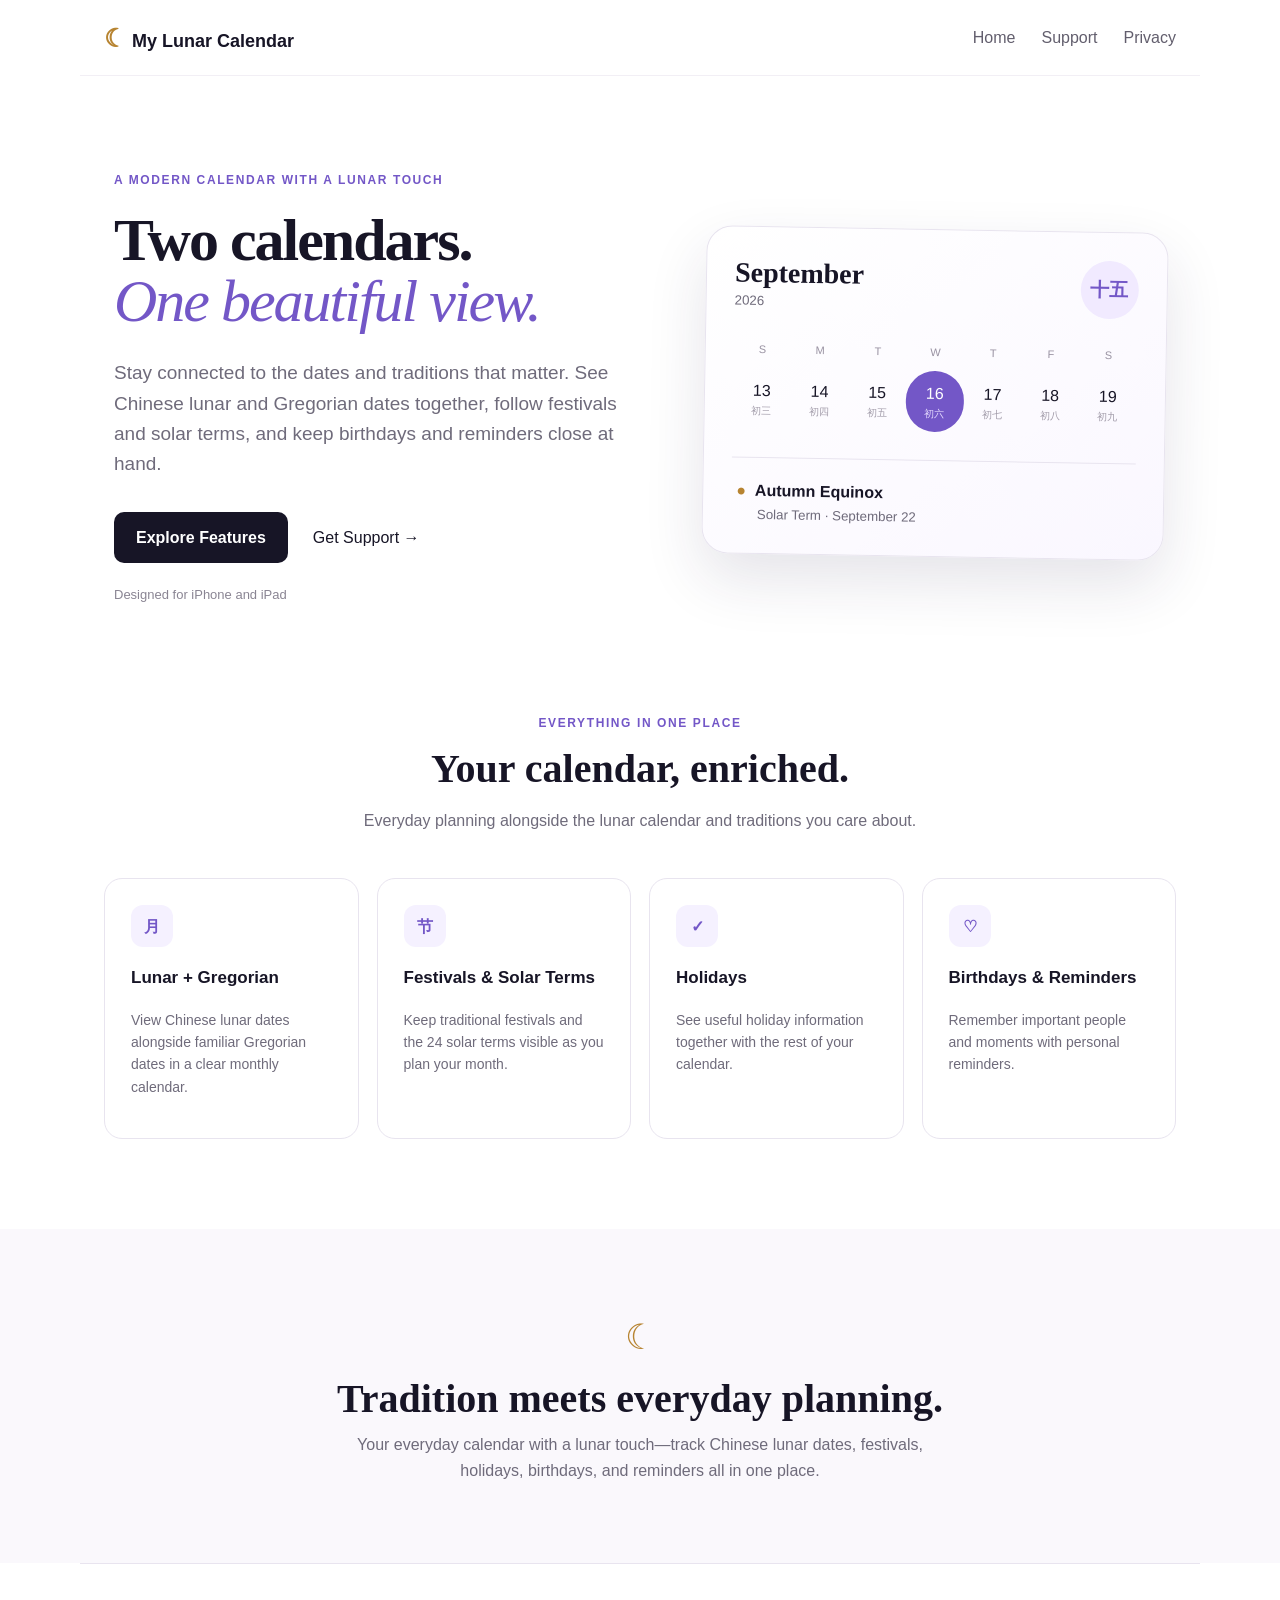
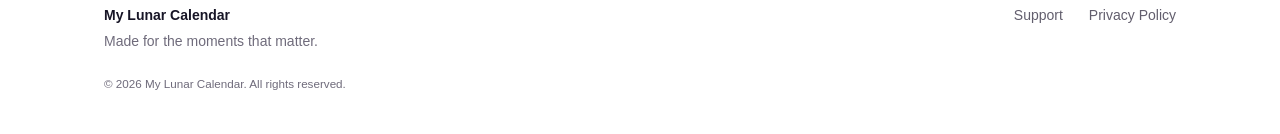
<file: index.html>
<!doctype html><html lang="en"><head><meta charset="utf-8"><meta name="viewport" content="width=device-width,initial-scale=1"><title>My Lunar Calendar — Lunar Dates, Festivals & Reminders</title><meta name="description" content="Chinese lunar dates, festivals, solar terms, holidays, birthdays and reminders in one beautiful calendar."><link rel="stylesheet" href="styles.css"></head><body><header><a class="brand" href="index.html"><span>☾</span>My Lunar Calendar</a><nav><a href="index.html">Home</a><a href="support.html">Support</a><a href="privacy.html">Privacy</a></nav></header><main><section class="hero"><div><span class="eyebrow">A MODERN CALENDAR WITH A LUNAR TOUCH</span><h1>Two calendars.<br><em>One beautiful view.</em></h1><p class="lead">Stay connected to the dates and traditions that matter. See Chinese lunar and Gregorian dates together, follow festivals and solar terms, and keep birthdays and reminders close at hand.</p><div class="buttons"><a class="button" href="#features">Explore Features</a><a href="support.html">Get Support →</a></div><p class="muted">Designed for iPhone and iPad</p></div><div class="calendar"><div class="calhead"><div><b>September</b><small>2026</small></div><strong>十五</strong></div><div class="week"><span>S</span><span>M</span><span>T</span><span>W</span><span>T</span><span>F</span><span>S</span></div><div class="dates"><span>13<small>初三</small></span><span>14<small>初四</small></span><span>15<small>初五</small></span><span class="today">16<small>初六</small></span><span>17<small>初七</small></span><span>18<small>初八</small></span><span>19<small>初九</small></span></div><div class="event"><b>Autumn Equinox</b><small>Solar Term · September 22</small></div></div></section><section id="features"><div class="section-title"><span>EVERYTHING IN ONE PLACE</span><h2>Your calendar, enriched.</h2><p>Everyday planning alongside the lunar calendar and traditions you care about.</p></div><div class="features"><article><i>月</i><h3>Lunar + Gregorian</h3><p>View Chinese lunar dates alongside familiar Gregorian dates in a clear monthly calendar.</p></article><article><i>节</i><h3>Festivals & Solar Terms</h3><p>Keep traditional festivals and the 24 solar terms visible as you plan your month.</p></article><article><i>✓</i><h3>Holidays</h3><p>See useful holiday information together with the rest of your calendar.</p></article><article><i>♡</i><h3>Birthdays & Reminders</h3><p>Remember important people and moments with personal reminders.</p></article></div></section><section class="closing"><span>☾</span><h2>Tradition meets everyday planning.</h2><p>Your everyday calendar with a lunar touch—track Chinese lunar dates, festivals, holidays, birthdays, and reminders all in one place.</p></section></main><footer><div><b>My Lunar Calendar</b><p>Made for the moments that matter.</p></div><nav><a href="support.html">Support</a><a href="privacy.html">Privacy Policy</a></nav><small>© 2026 My Lunar Calendar. All rights reserved.</small></footer></body></html>
</file>
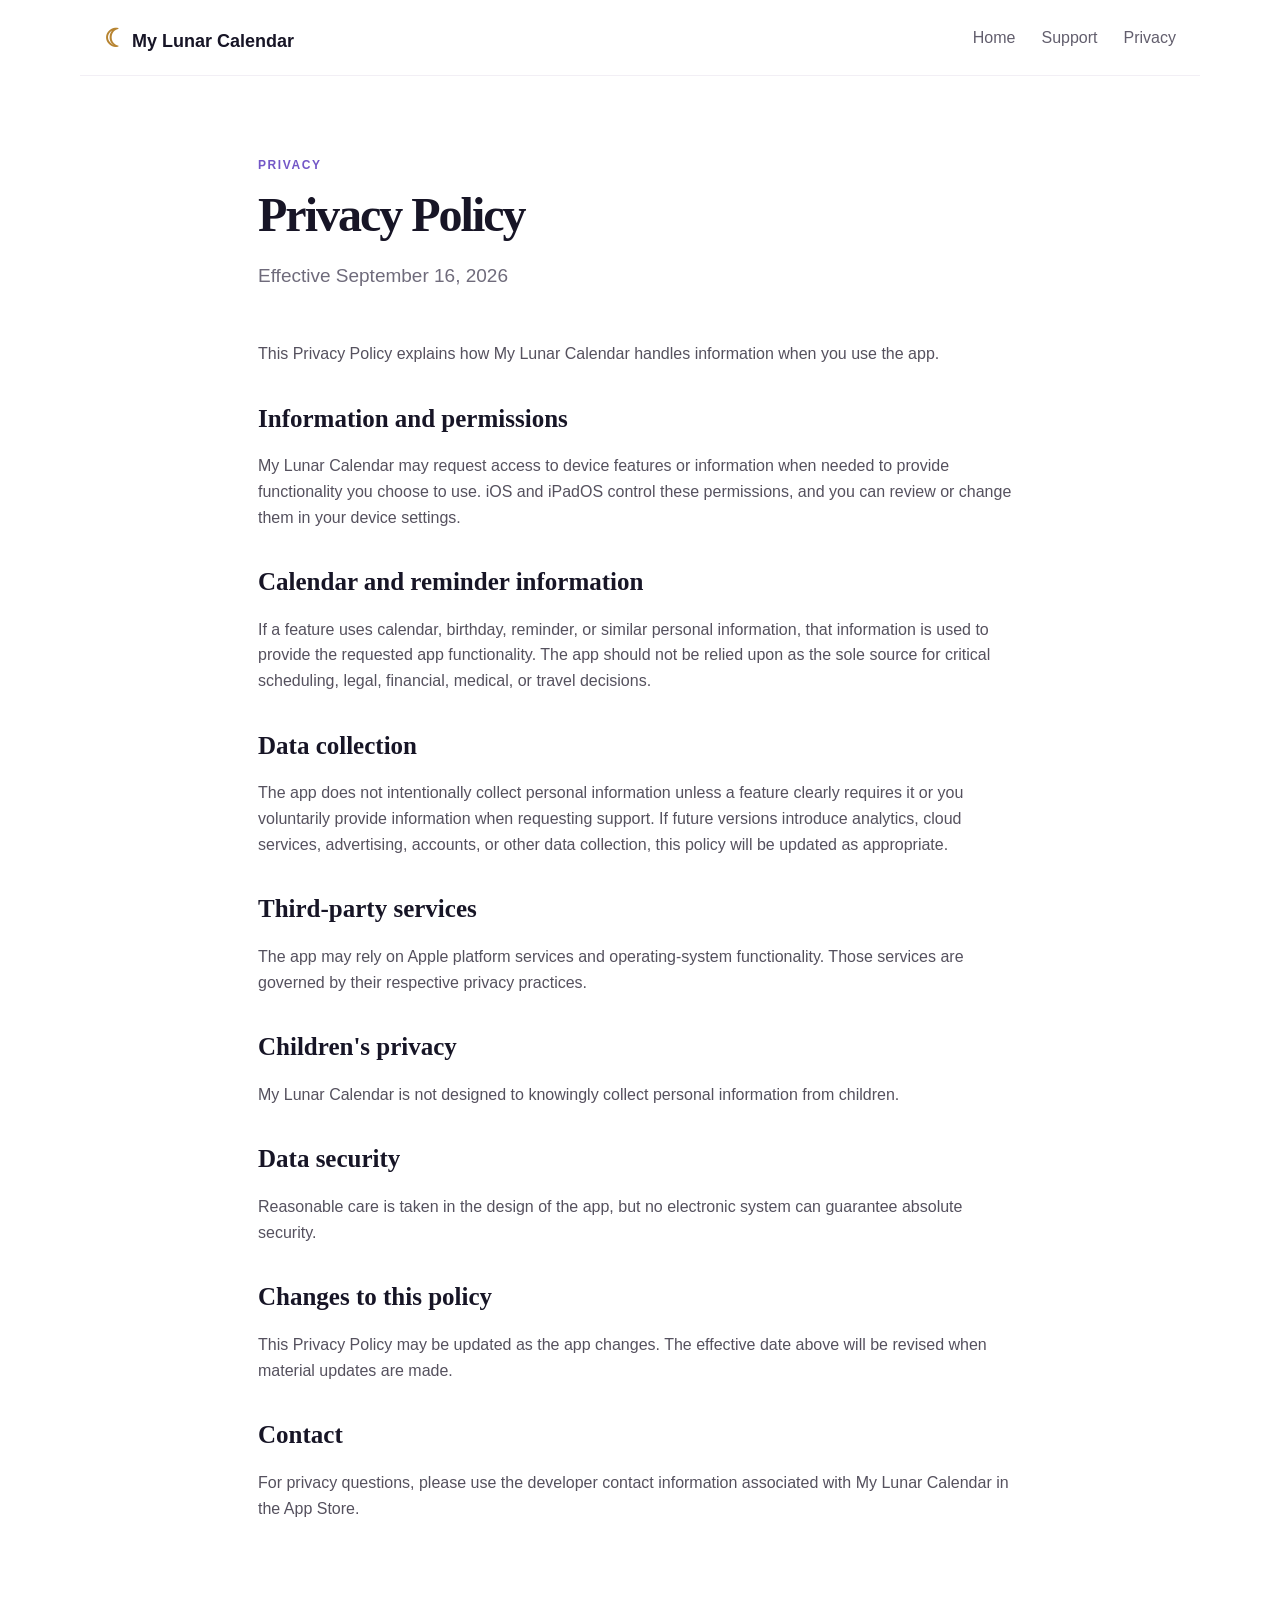
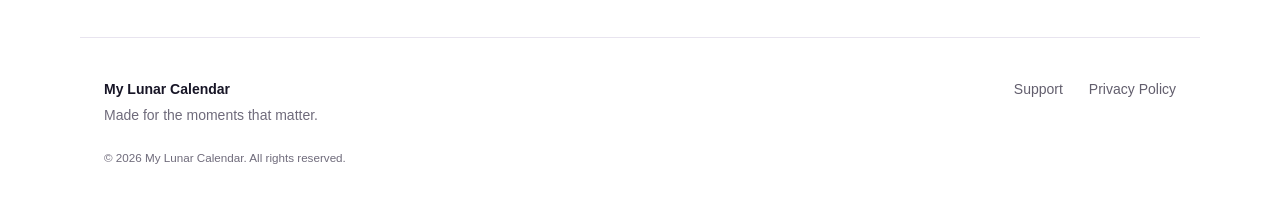
<file: privacy.html>
<!doctype html><html lang="en"><head><meta charset="utf-8"><meta name="viewport" content="width=device-width,initial-scale=1"><title>Privacy Policy — My Lunar Calendar</title><meta name="description" content="Privacy Policy for My Lunar Calendar."><link rel="stylesheet" href="styles.css"></head><body><header><a class="brand" href="index.html"><span>☾</span>My Lunar Calendar</a><nav><a href="index.html">Home</a><a href="support.html">Support</a><a href="privacy.html">Privacy</a></nav></header><main class="page"><span class="eyebrow">PRIVACY</span><h1>Privacy Policy</h1><p class="intro">Effective September 16, 2026</p><p>This Privacy Policy explains how My Lunar Calendar handles information when you use the app.</p><h2>Information and permissions</h2><p>My Lunar Calendar may request access to device features or information when needed to provide functionality you choose to use. iOS and iPadOS control these permissions, and you can review or change them in your device settings.</p><h2>Calendar and reminder information</h2><p>If a feature uses calendar, birthday, reminder, or similar personal information, that information is used to provide the requested app functionality. The app should not be relied upon as the sole source for critical scheduling, legal, financial, medical, or travel decisions.</p><h2>Data collection</h2><p>The app does not intentionally collect personal information unless a feature clearly requires it or you voluntarily provide information when requesting support. If future versions introduce analytics, cloud services, advertising, accounts, or other data collection, this policy will be updated as appropriate.</p><h2>Third-party services</h2><p>The app may rely on Apple platform services and operating-system functionality. Those services are governed by their respective privacy practices.</p><h2>Children's privacy</h2><p>My Lunar Calendar is not designed to knowingly collect personal information from children.</p><h2>Data security</h2><p>Reasonable care is taken in the design of the app, but no electronic system can guarantee absolute security.</p><h2>Changes to this policy</h2><p>This Privacy Policy may be updated as the app changes. The effective date above will be revised when material updates are made.</p><h2>Contact</h2><p>For privacy questions, please use the developer contact information associated with My Lunar Calendar in the App Store.</p></main><footer><div><b>My Lunar Calendar</b><p>Made for the moments that matter.</p></div><nav><a href="support.html">Support</a><a href="privacy.html">Privacy Policy</a></nav><small>© 2026 My Lunar Calendar. All rights reserved.</small></footer></body></html>
</file>
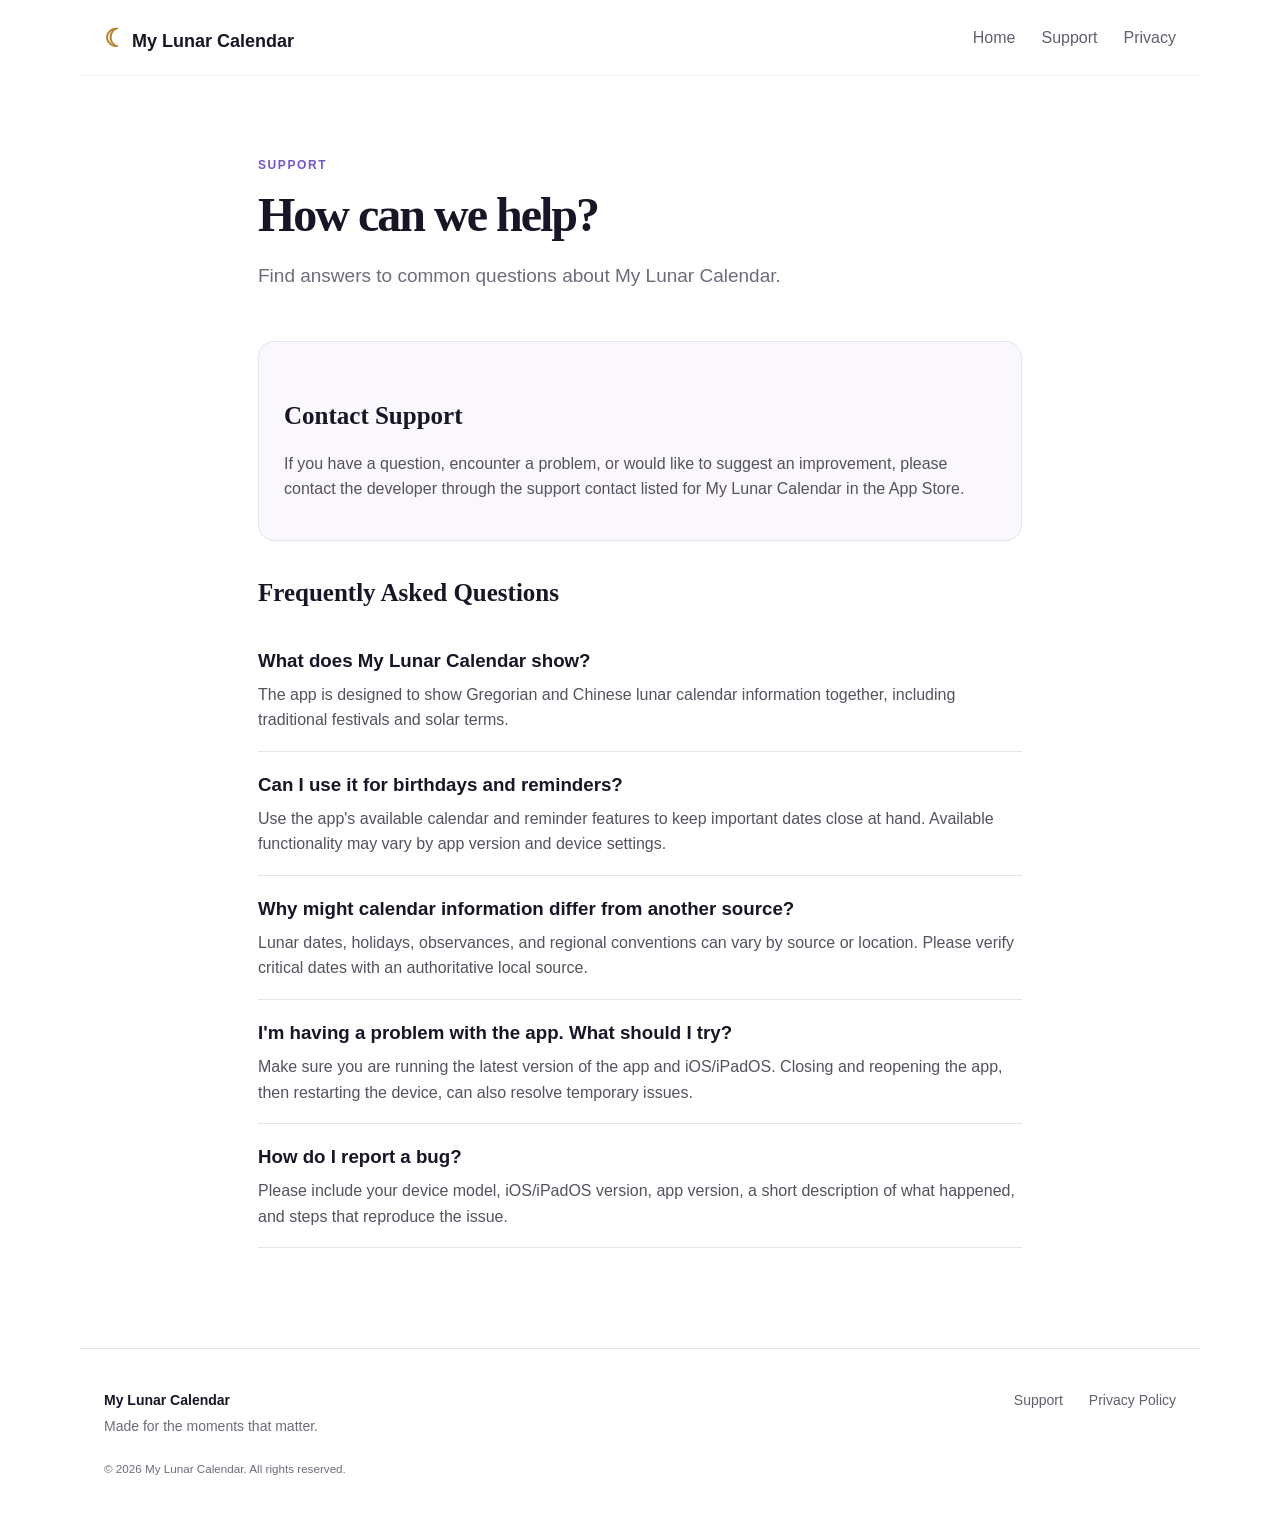
<file: support.html>
<!doctype html><html lang="en"><head><meta charset="utf-8"><meta name="viewport" content="width=device-width,initial-scale=1"><title>Support — My Lunar Calendar</title><meta name="description" content="Support and frequently asked questions for My Lunar Calendar."><link rel="stylesheet" href="styles.css"></head><body><header><a class="brand" href="index.html"><span>☾</span>My Lunar Calendar</a><nav><a href="index.html">Home</a><a href="support.html">Support</a><a href="privacy.html">Privacy</a></nav></header><main class="page"><span class="eyebrow">SUPPORT</span><h1>How can we help?</h1><p class="intro">Find answers to common questions about My Lunar Calendar.</p><div class="card"><h2>Contact Support</h2><p>If you have a question, encounter a problem, or would like to suggest an improvement, please contact the developer through the support contact listed for My Lunar Calendar in the App Store.</p></div><h2>Frequently Asked Questions</h2><div class="faq"><h3>What does My Lunar Calendar show?</h3><p>The app is designed to show Gregorian and Chinese lunar calendar information together, including traditional festivals and solar terms.</p></div><div class="faq"><h3>Can I use it for birthdays and reminders?</h3><p>Use the app's available calendar and reminder features to keep important dates close at hand. Available functionality may vary by app version and device settings.</p></div><div class="faq"><h3>Why might calendar information differ from another source?</h3><p>Lunar dates, holidays, observances, and regional conventions can vary by source or location. Please verify critical dates with an authoritative local source.</p></div><div class="faq"><h3>I'm having a problem with the app. What should I try?</h3><p>Make sure you are running the latest version of the app and iOS/iPadOS. Closing and reopening the app, then restarting the device, can also resolve temporary issues.</p></div><div class="faq"><h3>How do I report a bug?</h3><p>Please include your device model, iOS/iPadOS version, app version, a short description of what happened, and steps that reproduce the issue.</p></div></main><footer><div><b>My Lunar Calendar</b><p>Made for the moments that matter.</p></div><nav><a href="support.html">Support</a><a href="privacy.html">Privacy Policy</a></nav><small>© 2026 My Lunar Calendar. All rights reserved.</small></footer></body></html>
</file>
<file: styles.css>
:root{--ink:#171526;--muted:#6f6b7b;--purple:#7357c7;--lav:#f5f1ff;--line:#e8e4ef;--gold:#b78431}
*{box-sizing:border-box}html{scroll-behavior:smooth}body{margin:0;font-family:-apple-system,BlinkMacSystemFont,"Segoe UI",sans-serif;color:var(--ink);background:#fff;line-height:1.6}
a{color:inherit;text-decoration:none}header{height:76px;display:flex;align-items:center;justify-content:space-between;max-width:1120px;margin:auto;padding:0 24px;border-bottom:1px solid #f2eff5}.brand{font-weight:750;font-size:18px}.brand span{color:var(--gold);font-size:25px;margin-right:6px}nav{display:flex;gap:26px}nav a{color:#625e6d}nav a:hover{color:var(--purple)}
.hero{max-width:1120px;margin:0 auto;min-height:620px;padding:90px 34px;display:grid;grid-template-columns:1.05fr .95fr;gap:80px;align-items:center}.eyebrow,.section-title>span{font-size:12px;font-weight:800;letter-spacing:1.6px;color:var(--purple)}h1{font-family:Georgia,serif;font-size:60px;line-height:1.03;margin:18px 0 25px;letter-spacing:-2px}h1 em{font-weight:400;color:var(--purple)}.lead{font-size:19px;color:var(--muted);max-width:590px}.buttons{display:flex;align-items:center;gap:25px;margin-top:32px}.button{background:var(--ink);color:white;padding:13px 22px;border-radius:10px;font-weight:700}.muted{font-size:13px;color:#8a8593;margin-top:22px}
.calendar{padding:28px;background:linear-gradient(145deg,#fff,#faf7ff);border:1px solid var(--line);border-radius:26px;box-shadow:0 25px 60px rgba(44,31,78,.12);transform:rotate(1deg)}.calhead{display:flex;justify-content:space-between;align-items:center}.calhead b{font:700 28px Georgia,serif}.calhead small{display:block;color:var(--muted)}.calhead strong{display:grid;place-items:center;width:58px;height:58px;border-radius:50%;background:#f1eaff;color:var(--purple);font-size:19px}.week,.dates{display:grid;grid-template-columns:repeat(7,1fr);text-align:center}.week{font-size:11px;color:#9992a2;margin:28px 0 9px}.dates span{padding:10px 2px;border-radius:50px}.dates small{display:block;color:#a09aa8;font-size:10px}.dates .today{background:var(--purple);color:#fff}.dates .today small{color:#e7ddff}.event{margin-top:28px;border-top:1px solid var(--line);padding:20px 5px 0}.event b,.event small{display:block}.event b:before{content:"●";color:var(--gold);margin-right:9px}.event small{color:var(--muted);margin-left:21px}
section.content{max-width:900px;margin:0 auto;padding:80px 28px}.section-title{text-align:center;margin-bottom:45px}.section-title h2,.closing h2,.page h1{font:700 40px Georgia,serif;margin:10px 0}.section-title p{color:var(--muted)}.features{display:grid;grid-template-columns:repeat(4,1fr);gap:18px;max-width:1120px;margin:0 auto;padding:0 24px 90px}.features article{padding:26px;border:1px solid var(--line);border-radius:18px}.features i{font-style:normal;display:grid;place-items:center;width:42px;height:42px;border-radius:12px;background:var(--lav);color:var(--purple);font-weight:800}.features h3{font-size:17px}.features p{color:var(--muted);font-size:14px}.closing{text-align:center;background:#faf8fc;padding:80px 25px}.closing>span{font-size:35px;color:var(--gold)}.closing p{color:var(--muted);max-width:600px;margin:auto}
.page{max-width:820px;margin:0 auto;padding:75px 28px 100px}.page h1{font-size:48px}.page .intro{font-size:19px;color:var(--muted);margin-bottom:50px}.page h2{font:700 25px Georgia,serif;margin-top:38px}.page p,.page li{color:#55515e}.card{background:#faf8fc;border:1px solid var(--line);border-radius:16px;padding:22px 25px;margin:25px 0}.faq{border-bottom:1px solid var(--line);padding:18px 0}.faq h3{margin:0 0 6px}.faq p{margin:0}
footer{max-width:1120px;margin:auto;padding:40px 24px;display:grid;grid-template-columns:1fr auto;gap:20px;border-top:1px solid var(--line);color:var(--muted);font-size:14px}footer b{color:var(--ink)}footer p{margin:3px 0}footer small{grid-column:1/-1}
@media(max-width:760px){header{height:auto;padding:18px 20px;align-items:flex-start;gap:12px}header nav{gap:14px;font-size:13px}.hero{grid-template-columns:1fr;padding:60px 24px;gap:45px}.hero h1{font-size:44px}.calendar{transform:none}.features{grid-template-columns:1fr 1fr}.page h1{font-size:39px}footer{grid-template-columns:1fr}footer small{grid-column:auto}}
@media(max-width:470px){.features{grid-template-columns:1fr}.buttons{align-items:flex-start;flex-direction:column;gap:16px}.brand{font-size:15px}}
</file>
